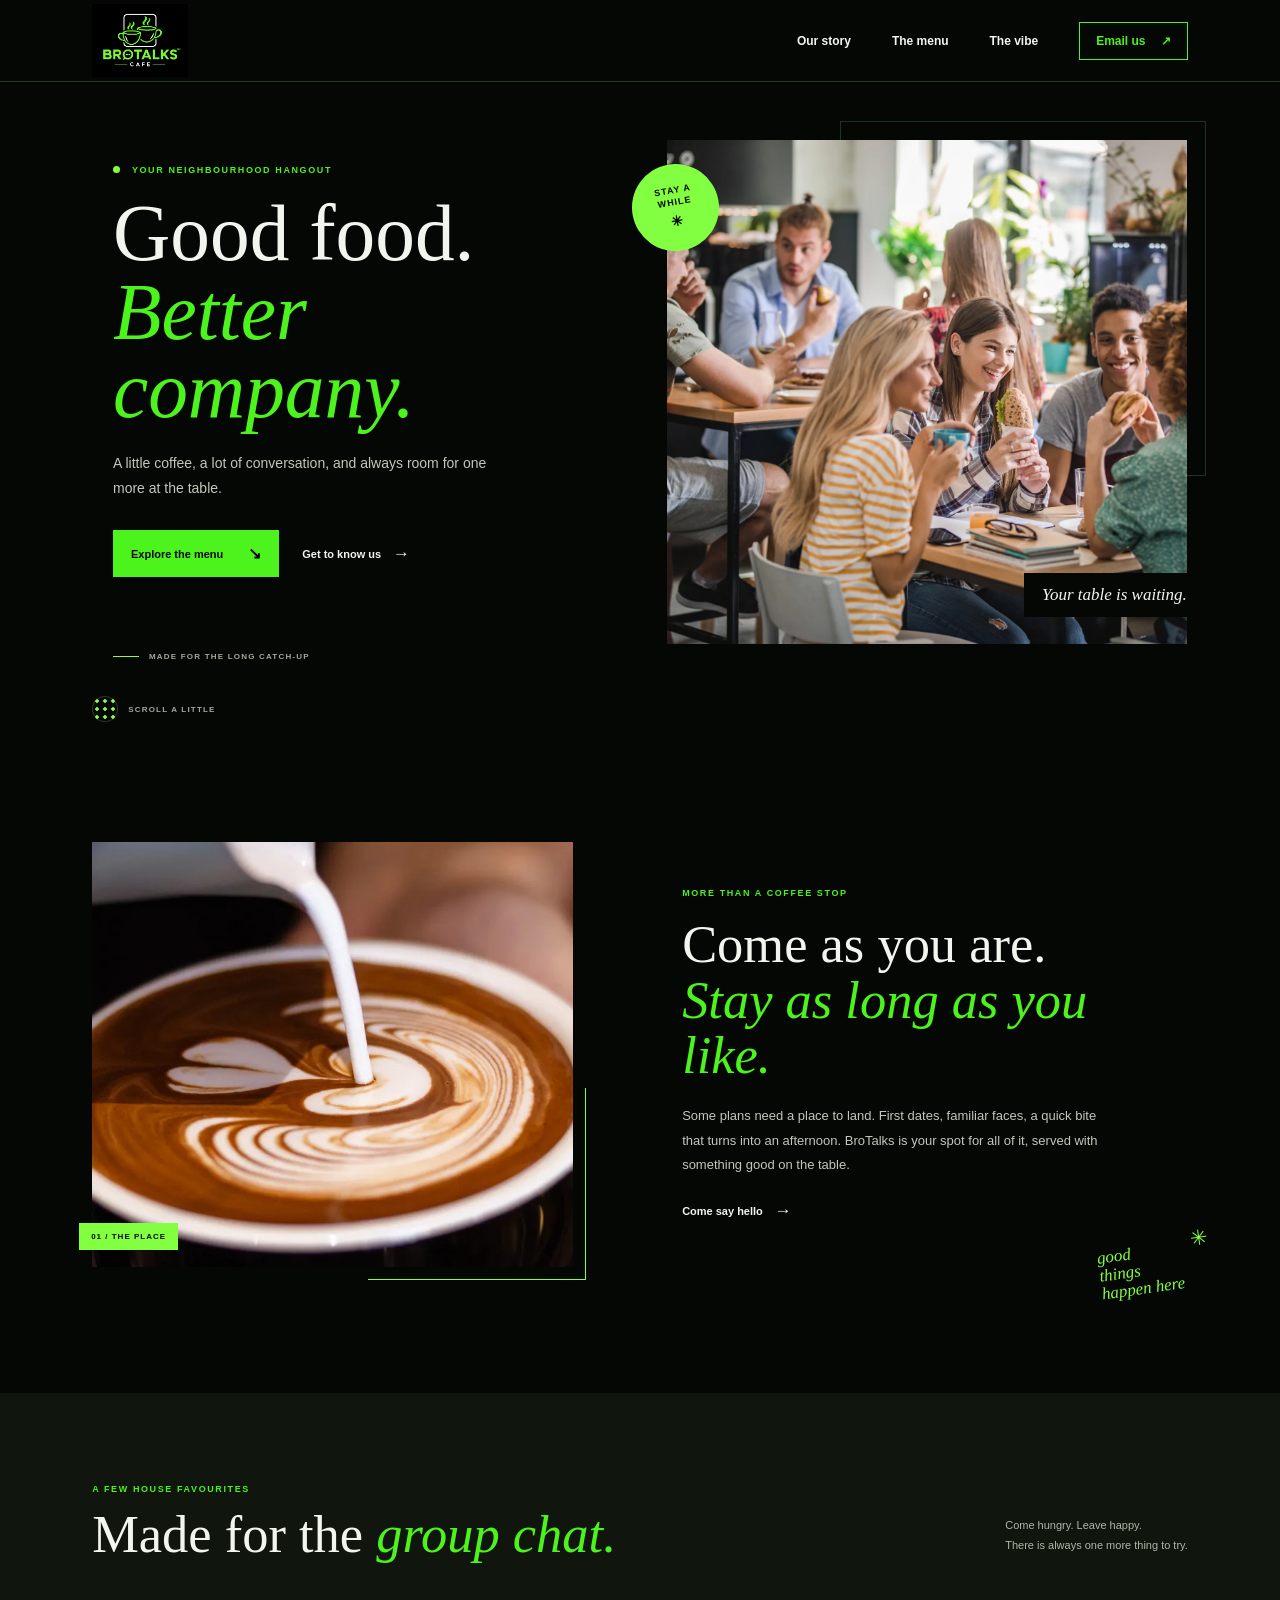
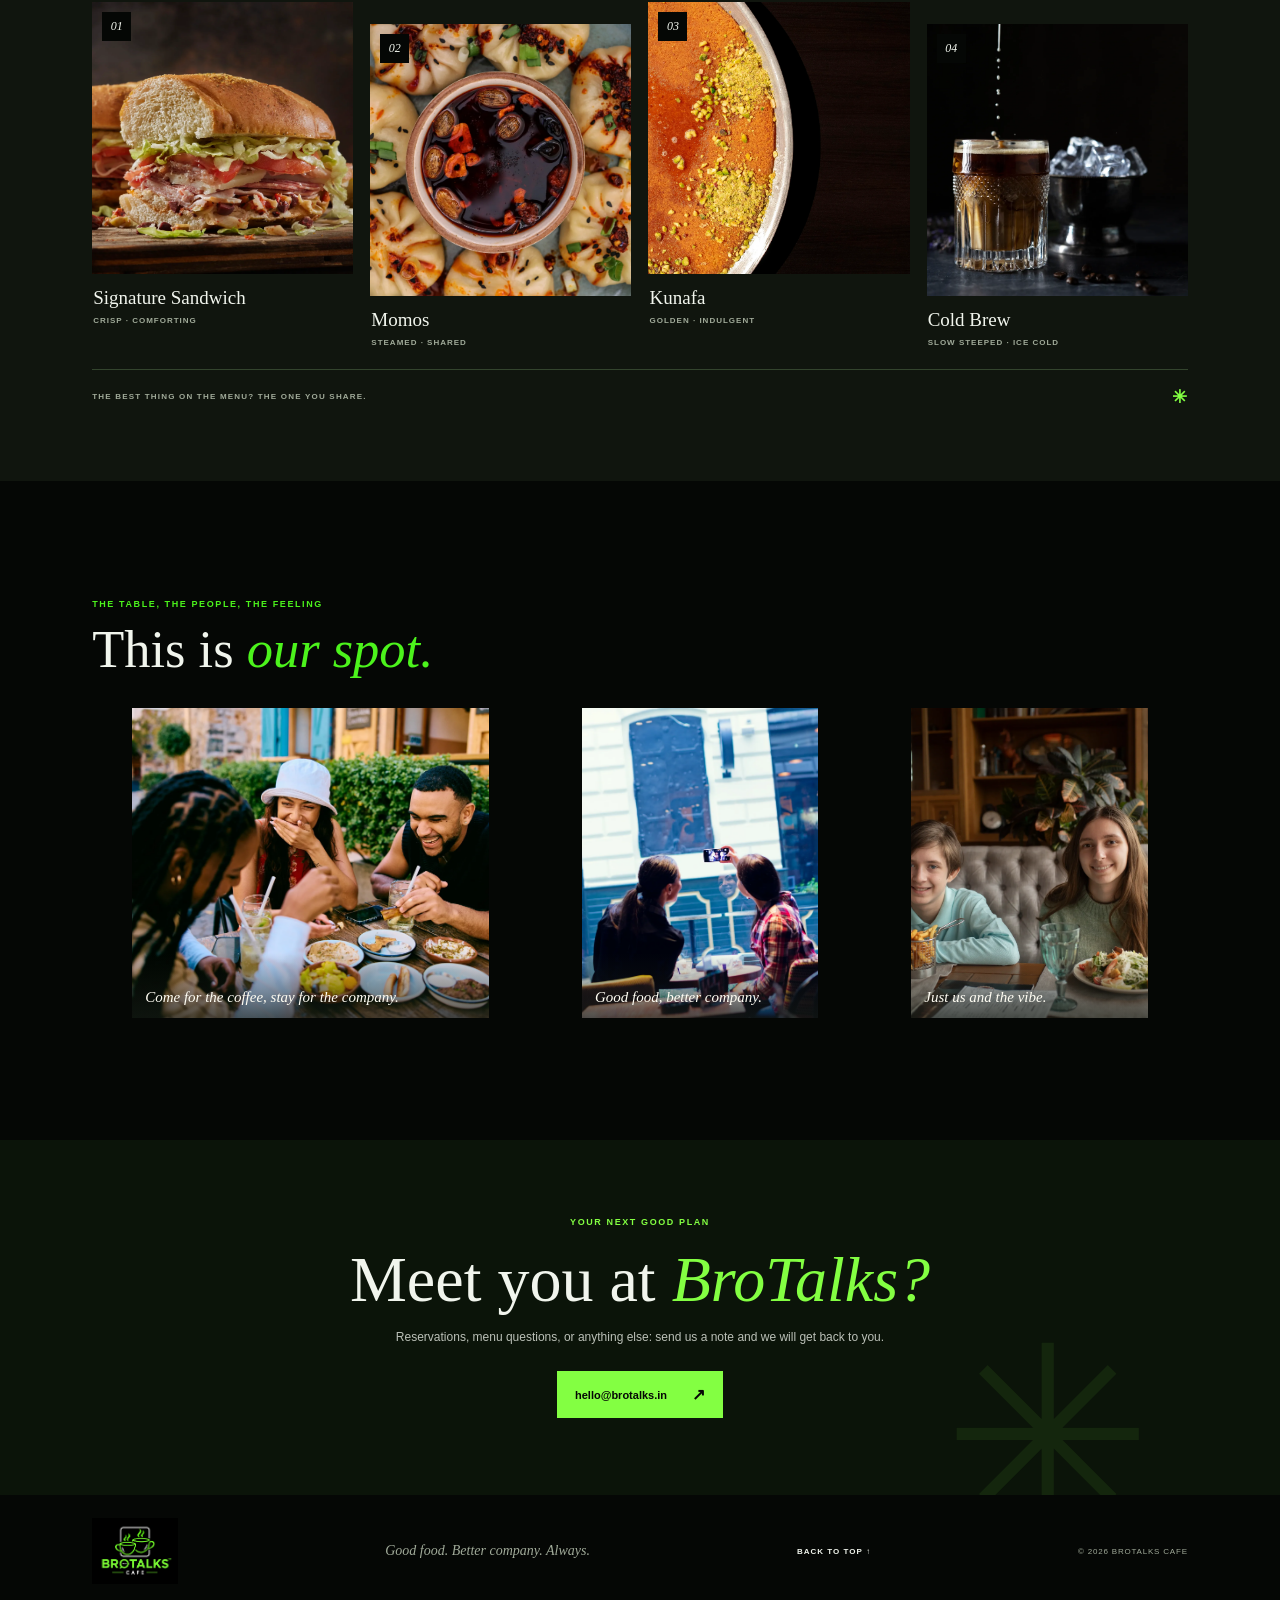
<file: index.html>
<!doctype html>
<html lang="en">
<head>
  <meta charset="utf-8">
  <meta name="viewport" content="width=device-width, initial-scale=1">
  <meta name="theme-color" content="#050705">
  <meta name="description" content="Good food, better company. Discover BroTalks Cafe in Hyderabad, serving comfort food, specialty coffee and all-day moments.">
  <title>BroTalks Cafe | Good Food, Better Company</title>
  <link rel="icon" type="image/svg+xml" href="favicon.svg">
  <link rel="shortcut icon" href="favicon.svg">
  <link rel="apple-touch-icon" href="favicon.svg">
  <link rel="stylesheet" href="assets/css/styles.css">
</head>
<body>
  <header class="site-header">
    <a class="brand" href="#home" aria-label="BroTalks Cafe home">
      <img class="brand-logo" src="assets/images/horizontal.png" alt="BroTalks Cafe logo with trademark symbol">
    </a>
    <nav class="main-nav" aria-label="Main navigation">
      <a href="#story">Our story</a>
      <a href="#menu">The menu</a>
      <a href="#gallery">The vibe</a>
      <a class="nav-cta" href="mailto:hello@brotalks.in">Email us <span aria-hidden="true">↗</span></a>
    </nav>
  </header>

  <main id="home">
    <section class="hero" aria-labelledby="hero-title">
      <div class="hero-copy">
        <p class="eyebrow"><span class="eyebrow-dot"></span> YOUR NEIGHBOURHOOD HANGOUT</p>
        <h1 id="hero-title">Good food.<br><em>Better company.</em></h1>
        <p class="hero-intro">A little coffee, a lot of conversation, and always room for one more at the table.</p>
        <div class="hero-actions">
          <a class="button button-dark" href="#menu">Explore the menu <span aria-hidden="true">↘</span></a>
          <a class="text-link" href="#story">Get to know us <span aria-hidden="true">→</span></a>
        </div>
        <div class="hero-note"><span class="note-line"></span><span>MADE FOR THE LONG CATCH-UP</span></div>
      </div>
      <div class="hero-visual">
        <video class="hero-video" autoplay muted loop playsinline preload="metadata" poster="assets/images/gallery-4.webp" aria-label="BroTalks Cafe homepage video">
          <source src="gemini_generated_video_ed5566b6.mp4" type="video/mp4">
          Your browser does not support HTML video.
        </video>
        <div class="image-stamp"><span>STAY A<br>WHILE</span><span class="stamp-star" aria-hidden="true">✳</span></div>
        <p class="image-caption">Your table is waiting.</p>
      </div>
      <a class="scroll-cue" href="#story" aria-label="Scroll to our story"><span></span> SCROLL A LITTLE</a>
    </section>

    <section class="story section-wrap" id="story" aria-labelledby="story-title">
      <div class="story-photo">
        <img src="assets/images/about.webp" alt="A glimpse inside the BroTalks Cafe space" loading="lazy">
        <span class="photo-index">01 / THE PLACE</span>
      </div>
      <div class="story-copy">
        <p class="eyebrow">MORE THAN A COFFEE STOP</p>
        <h2 id="story-title">Come as you are.<br><em>Stay as long as you like.</em></h2>
        <p>Some plans need a place to land. First dates, familiar faces, a quick bite that turns into an afternoon. BroTalks is your spot for all of it, served with something good on the table.</p>
        <a class="text-link" href="#visit">Come say hello <span aria-hidden="true">→</span></a>
        <div class="story-doodle" aria-hidden="true">good<br>things<br>happen here<span>✳</span></div>
      </div>
    </section>

    <section class="menu-section" id="menu" aria-labelledby="menu-title">
      <div class="section-wrap">
        <div class="section-heading">
          <div>
            <p class="eyebrow">A FEW HOUSE FAVOURITES</p>
            <h2 id="menu-title">Made for the <em>group chat.</em></h2>
          </div>
          <p class="heading-aside">Come hungry. Leave happy.<br>There is always one more thing to try.</p>
        </div>
        <div class="menu-grid">
          <article class="menu-item">
            <div class="menu-image"><img src="assets/images/signature-sandwich.webp" alt="Toasted signature sandwich" loading="lazy"><span class="menu-number">01</span></div>
            <div class="menu-label"><h3>Signature Sandwich</h3><span>CRISP · COMFORTING</span></div>
          </article>
          <article class="menu-item menu-item-offset">
            <div class="menu-image"><img src="assets/images/momos.webp" alt="Steamed momos with dipping sauce" loading="lazy"><span class="menu-number">02</span></div>
            <div class="menu-label"><h3>Momos</h3><span>STEAMED · SHARED</span></div>
          </article>
          <article class="menu-item">
            <div class="menu-image"><img src="assets/images/kunafa.webp" alt="Golden, crisp kunafa dessert" loading="lazy"><span class="menu-number">03</span></div>
            <div class="menu-label"><h3>Kunafa</h3><span>GOLDEN · INDULGENT</span></div>
          </article>
          <article class="menu-item menu-item-offset">
            <div class="menu-image"><img src="assets/images/cold-brew.webp" alt="A glass of chilled cold brew coffee" loading="lazy"><span class="menu-number">04</span></div>
            <div class="menu-label"><h3>Cold Brew</h3><span>SLOW STEEPED · ICE COLD</span></div>
          </article>
        </div>
        <div class="menu-footer"><span>THE BEST THING ON THE MENU? THE ONE YOU SHARE.</span><span class="menu-asterisk" aria-hidden="true">✳</span></div>
      </div>
    </section>

    <section class="gallery-section section-wrap" id="gallery" aria-labelledby="gallery-title">
      <div class="gallery-heading">
        <p class="eyebrow">THE TABLE, THE PEOPLE, THE FEELING</p>
        <h2 id="gallery-title">This is <em>our spot.</em></h2>
      </div>
      <div class="gallery-grid">
        <figure class="gallery-large"><img src="assets/images/gallery-1.webp" alt="Friends spending time together at BroTalks" loading="lazy"><figcaption>Come for the coffee, stay for the company.</figcaption></figure>
        <figure><img src="assets/images/gallery-2.webp" alt="Food and friends around the table" loading="lazy"><figcaption>Good food, better company.</figcaption></figure>
        <figure><img src="assets/images/gallery-3.webp" alt="Friends catching up over food at a cafe" loading="lazy"><figcaption>Just us and the vibe.</figcaption></figure>
      </div>
    </section>

    <section class="visit-section" id="visit" aria-labelledby="visit-title">
      <div class="visit-inner">
        <p class="eyebrow">YOUR NEXT GOOD PLAN</p>
        <h2 id="visit-title">Meet you at <em>BroTalks?</em></h2>
        <p>Reservations, menu questions, or anything else: send us a note and we will get back to you.</p>
        <a class="button button-light" href="mailto:hello@brotalks.in">hello@brotalks.in <span aria-hidden="true">↗</span></a>
      </div>
      <span class="visit-spark" aria-hidden="true">✳</span>
    </section>
  </main>

  <footer class="site-footer">
    <a class="brand footer-brand" href="#home" aria-label="BroTalks Cafe, back to top">
      <img class="brand-logo" src="assets/images/horizontal.png" alt="BroTalks Cafe logo with trademark symbol">
    </a>
    <p>Good food. Better company. Always.</p>
    <a class="back-top" href="#home">BACK TO TOP ↑</a>
    <small class="copyright">© <span id="year">2026</span> BROTALKS CAFE</small>
  </footer>
</body>
</html>
</file>
<file: assets/css/styles.css>
@charset "UTF-8";

:root {
  color-scheme: dark;
  --paper: #050705;
  --ink: #f1f5ed;
  --muted: #a0aa99;
  --green: #4cf31c;
  --lime: #83ff42;
  --coral: #83ff42;
  --line: rgba(190, 255, 169, .2);
  --serif: "Palatino Linotype", "Book Antiqua", Georgia, serif;
  --sans: "Avenir Next", Avenir, "Segoe UI", sans-serif;
}

* { box-sizing: border-box; }
html { scroll-behavior: smooth; scroll-padding-top: 84px; }
body { margin: 0; background: var(--paper); color: var(--ink); font-family: var(--sans); -webkit-font-smoothing: antialiased; }
a { color: inherit; text-decoration: none; }
img { display: block; width: 100%; height: 100%; object-fit: cover; }

.site-header { min-height: 82px; padding: 0 7.2%; display: flex; align-items: center; justify-content: space-between; border-bottom: 1px solid var(--line); }
.brand { display: inline-flex; align-items: center; flex: 0 0 auto; }
.brand-logo { display: block; width: 96px; height: 74px; object-fit: contain; }
.main-nav { display: flex; align-items: center; gap: clamp(20px, 3.2vw, 48px); font-size: 12px; font-weight: 600; }
.main-nav a:not(.nav-cta) { transition: color .2s ease; }
.main-nav a:not(.nav-cta):hover, .text-link:hover { color: var(--coral); }
.nav-cta { padding: 11px 16px; border: 1px solid var(--green); color: var(--green); transition: background .2s ease, color .2s ease; }
.nav-cta:hover { background: var(--green); color: var(--paper); }
.nav-cta span { padding-left: 12px; }

.hero { min-height: 640px; display: grid; grid-template-columns: 1fr 1fr; position: relative; padding: 58px 7.2% 78px; gap: 5%; overflow: hidden; }
.hero-copy { align-self: center; padding: 0 0 42px 4%; position: relative; z-index: 1; }
.eyebrow { margin: 0 0 19px; color: var(--green); font-size: 9px; font-weight: 700; letter-spacing: 1.6px; }
.eyebrow-dot { display: inline-block; width: 7px; height: 7px; margin-right: 8px; border-radius: 50%; background: var(--coral); }
h1, h2, h3, p, figure { margin-top: 0; }
h1, h2 { font-family: var(--serif); font-weight: 500; letter-spacing: 0; }
.hero h1 { max-width: 600px; margin-bottom: 21px; font-size: clamp(52px, 6.2vw, 88px); line-height: .99; }
h1 em, h2 em { color: var(--green); font-weight: 400; }
.hero-intro { max-width: 385px; margin-bottom: 29px; color: #c0c8bb; font-size: 14px; line-height: 1.8; }
.hero-actions { display: flex; align-items: center; gap: 23px; }
.button { display: inline-flex; min-height: 47px; align-items: center; justify-content: center; gap: 25px; padding: 0 18px; font-size: 11px; font-weight: 700; transition: transform .2s ease, background .2s ease; }
.button:hover { transform: translateY(-2px); }
.button-dark { background: var(--green); color: var(--paper); }
.button-dark:hover { background: var(--lime); }
.button span { font-size: 16px; }
.text-link { display: inline-flex; align-items: center; gap: 12px; font-size: 11px; font-weight: 700; transition: color .2s ease; }
.text-link span { font-size: 17px; }
.hero-note { position: absolute; bottom: -42px; display: flex; align-items: center; gap: 10px; color: var(--muted); font-size: 8px; font-weight: 700; letter-spacing: 1.2px; }
.note-line { width: 26px; height: 1px; background: var(--coral); }
.hero-visual { position: relative; min-height: 485px; align-self: stretch; }
.hero-visual::before { position: absolute; z-index: 0; top: -19px; right: -18px; width: 70%; height: 70%; border: 1px solid rgba(49, 88, 65, .55); content: ""; }
.hero-visual > img, .hero-visual > video { position: relative; z-index: 1; width: 100%; height: 100%; object-fit: cover; }
.image-stamp { position: absolute; z-index: 2; top: 24px; left: -35px; width: 87px; aspect-ratio: 1; display: flex; flex-direction: column; align-items: center; justify-content: center; border-radius: 50%; background: var(--lime); color: var(--paper); text-align: center; font-size: 9px; font-weight: 800; line-height: 1.4; letter-spacing: 1px; transform: rotate(-10deg); }
.stamp-star { margin-top: 3px; font-size: 14px; }
.image-caption { position: absolute; z-index: 2; right: -17px; bottom: 27px; margin: 0; padding: 12px 18px; background: var(--paper); font: italic 17px var(--serif); }
.scroll-cue { position: absolute; bottom: 0; left: 7.2%; display: flex; align-items: center; gap: 10px; color: var(--muted); font-size: 8px; font-weight: 700; letter-spacing: 1.2px; }
.scroll-cue span { width: 26px; height: 26px; display: block; border: 1px solid var(--line); border-radius: 50%; background: radial-gradient(var(--coral) 1.5px, transparent 2px) center/8px 8px; }

.section-wrap { width: min(1120px, 85.6%); margin: 0 auto; }
.story { display: grid; grid-template-columns: .95fr 1fr; align-items: center; gap: 10%; padding-top: 120px; padding-bottom: 126px; }
.story-photo { height: 425px; position: relative; }
.story-photo::after { position: absolute; right: -13px; bottom: -13px; width: 45%; height: 45%; border-right: 1px solid var(--coral); border-bottom: 1px solid var(--coral); content: ""; pointer-events: none; }
.photo-index { position: absolute; left: -13px; bottom: 17px; padding: 9px 12px; background: var(--lime); color: var(--paper); font-size: 8px; font-weight: 800; letter-spacing: 1px; }
.story-copy { position: relative; padding: 15px 0; }
.story-copy h2, .section-heading h2, .gallery-heading h2, .visit-inner h2 { margin-bottom: 20px; font-size: clamp(37px, 4.1vw, 58px); line-height: 1.06; }
.story-copy > p:not(.eyebrow) { max-width: 430px; margin-bottom: 23px; color: #c0c8bb; font-size: 13px; line-height: 1.9; }
.story-doodle { position: absolute; right: 1%; bottom: -62px; color: var(--coral); font: italic 17px/1.05 var(--serif); transform: rotate(-8deg); }
.story-doodle span { position: absolute; right: -29px; top: -10px; font: 21px var(--sans); }

.menu-section { padding: 91px 0 73px; background: #10150e; }
.section-heading { display: flex; justify-content: space-between; align-items: end; margin-bottom: 39px; }
.section-heading .eyebrow { margin-bottom: 13px; }
.section-heading h2 { margin-bottom: 0; }
.heading-aside { margin-bottom: 7px; color: #aeb7a8; font-size: 11px; line-height: 1.8; }
.menu-grid { display: grid; grid-template-columns: repeat(4, 1fr); gap: 17px; }
.menu-item-offset { transform: translateY(22px); }
.menu-image { height: 272px; position: relative; overflow: hidden; background: #d7d8c9; }
.menu-image img, .gallery-grid img { transition: transform .55s cubic-bezier(.2,.7,.2,1); }
.menu-item:hover img, .gallery-grid figure:hover img { transform: scale(1.035); }
.menu-number { position: absolute; top: 10px; left: 10px; display: grid; width: 29px; height: 29px; place-items: center; background: var(--paper); font: italic 12px var(--serif); }
.menu-label { display: flex; flex-direction: column; gap: 7px; padding: 13px 1px; }
.menu-label h3 { margin: 0; font: 500 19px var(--serif); }
.menu-label > span { color: var(--muted); font-size: 8px; font-weight: 700; letter-spacing: 1px; }
.menu-footer { display: flex; justify-content: space-between; align-items: center; margin-top: 31px; padding-top: 16px; border-top: 1px solid var(--line); color: var(--muted); font-size: 8px; font-weight: 700; letter-spacing: 1.2px; }
.menu-asterisk { color: var(--coral); font-size: 18px; }

.gallery-section { padding-top: 118px; padding-bottom: 122px; }
.gallery-heading { margin-bottom: 31px; }
.gallery-heading .eyebrow { margin-bottom: 13px; }
.gallery-heading h2 { margin-bottom: 0; }
.gallery-grid { display: grid; grid-template-columns: 1.38fr 1fr 1fr; grid-template-rows: 310px; gap: 13px; }
.gallery-grid figure { position: relative; overflow: hidden; margin-bottom: 0; background: #10150e; }
.gallery-grid figcaption { position: absolute; right: 0; bottom: 0; left: 0; padding: 36px 13px 12px; background: linear-gradient(transparent, rgba(20, 26, 20, .7)); color: #fffdf3; font: italic 15px var(--serif); }

.visit-section { position: relative; min-height: 355px; display: grid; place-items: center; overflow: hidden; background: #0b1409; color: var(--ink); text-align: center; }
.visit-inner { width: min(620px, 86%); padding: 64px 0; }
.visit-inner .eyebrow { color: var(--lime); }
.visit-inner h2 { margin-bottom: 13px; font-size: clamp(42px, 5vw, 64px); }
.visit-inner h2 em { color: var(--lime); }
.visit-inner > p:not(.eyebrow) { margin: 0 auto 23px; color: rgba(241, 245, 237, .77); font-size: 12px; line-height: 1.8; }
.button-light { background: var(--lime); color: var(--paper); }
.button-light:hover { background: var(--green); }
.visit-spark { position: absolute; right: 10%; bottom: -69px; color: rgba(131, 255, 66, .08); font-size: 250px; line-height: 1; }

.site-footer { min-height: 108px; padding: 23px 7.2%; display: flex; align-items: center; justify-content: space-between; gap: 20px; }
.footer-brand .brand-logo { width: 86px; height: 66px; }
.site-footer > p { margin: 0; color: var(--muted); font: italic 14px var(--serif); }
.back-top { font-size: 8px; font-weight: 700; letter-spacing: 1px; }
.copyright { color: var(--muted); font-size: 8px; letter-spacing: .8px; }

@media (min-width: 1500px) {
  .hero { min-height: 720px; }
  .hero-visual { min-height: 550px; }
}
@media (max-width: 900px) {
  .site-header { padding: 0 5%; }
  .main-nav { gap: 17px; }
  .hero { padding-right: 5%; padding-left: 5%; gap: 4%; }
  .hero-copy { padding-left: 0; }
  .hero h1 { font-size: clamp(49px, 7vw, 68px); }
  .hero-visual { min-height: 420px; }
  .section-wrap { width: 90%; }
  .story { gap: 7%; }
  .menu-grid { grid-template-columns: repeat(2, 1fr); column-gap: 18px; row-gap: 12px; }
  .menu-item-offset { transform: none; }
  .menu-image { height: 290px; }
  .gallery-grid { grid-template-rows: 260px; }
  .site-footer { padding-right: 5%; padding-left: 5%; }
}
@media (max-width: 620px) {
  html { scroll-padding-top: 72px; }
  .site-header { min-height: 72px; padding: 0 5%; }
  .brand-logo { width: 82px; height: 64px; }
  .main-nav { max-width: 56%; gap: 15px; overflow-x: auto; scrollbar-width: none; }
  .main-nav::-webkit-scrollbar { display: none; }
  .main-nav a { flex: 0 0 auto; font-size: 10px; }
  .main-nav .nav-cta { padding: 9px 10px; }
  .nav-cta span { padding-left: 4px; }
  .hero { min-height: 0; grid-template-columns: 1fr; padding: 58px 7% 67px; gap: 35px; }
  .hero-copy { padding-bottom: 0; }
  .hero h1 { font-size: clamp(53px, 13vw, 76px); }
  .hero-intro { max-width: 330px; font-size: 13px; }
  .hero-note { display: none; }
  .hero-visual { min-height: 0; height: min(108vw, 450px); margin: 0 7px 0 18px; }
  .hero-visual::before { top: -11px; right: -10px; }
  .image-stamp { top: 15px; left: -24px; width: 70px; font-size: 8px; }
  .image-caption { right: -8px; bottom: 17px; padding: 9px 12px; font-size: 14px; }
  .scroll-cue { bottom: 17px; left: 7%; }
  .section-wrap { width: 86%; }
  .story { grid-template-columns: 1fr; gap: 35px; padding-top: 82px; padding-bottom: 92px; }
  .story-photo { height: min(105vw, 400px); margin-right: 12px; }
  .story-copy { padding-bottom: 15px; }
  .story-copy h2, .section-heading h2, .gallery-heading h2 { font-size: clamp(38px, 10vw, 52px); }
  .story-doodle { right: 3%; bottom: -46px; font-size: 14px; }
  .menu-section { padding: 72px 0 54px; }
  .section-heading { align-items: start; flex-direction: column; gap: 12px; margin-bottom: 25px; }
  .heading-aside { margin: 0; }
  .menu-grid { column-gap: 11px; }
  .menu-image { height: 55vw; max-height: 285px; }
  .menu-label h3 { font-size: 17px; }
  .menu-label > span { font-size: 7px; }
  .menu-footer { margin-top: 20px; font-size: 7px; letter-spacing: .7px; }
  .gallery-section { padding-top: 79px; padding-bottom: 84px; }
  .gallery-grid { grid-template-columns: 1fr 1fr; grid-template-rows: 240px 185px; gap: 9px; }
  .gallery-large { grid-column: 1 / -1; }
  .gallery-grid figcaption { padding: 29px 9px 10px; font-size: 13px; }
  .visit-section { min-height: 325px; }
  .visit-inner { width: 86%; padding: 55px 0; }
  .visit-inner h2 { font-size: clamp(41px, 11vw, 58px); }
  .site-footer { justify-content: space-between; flex-wrap: wrap; padding: 23px 7%; }
  .site-footer > p { display: none; }
}
@media (prefers-reduced-motion: reduce) {
  *, *::before, *::after { scroll-behavior: auto !important; transition-duration: .01ms !important; animation-duration: .01ms !important; animation-iteration-count: 1 !important; }
}
</file>
